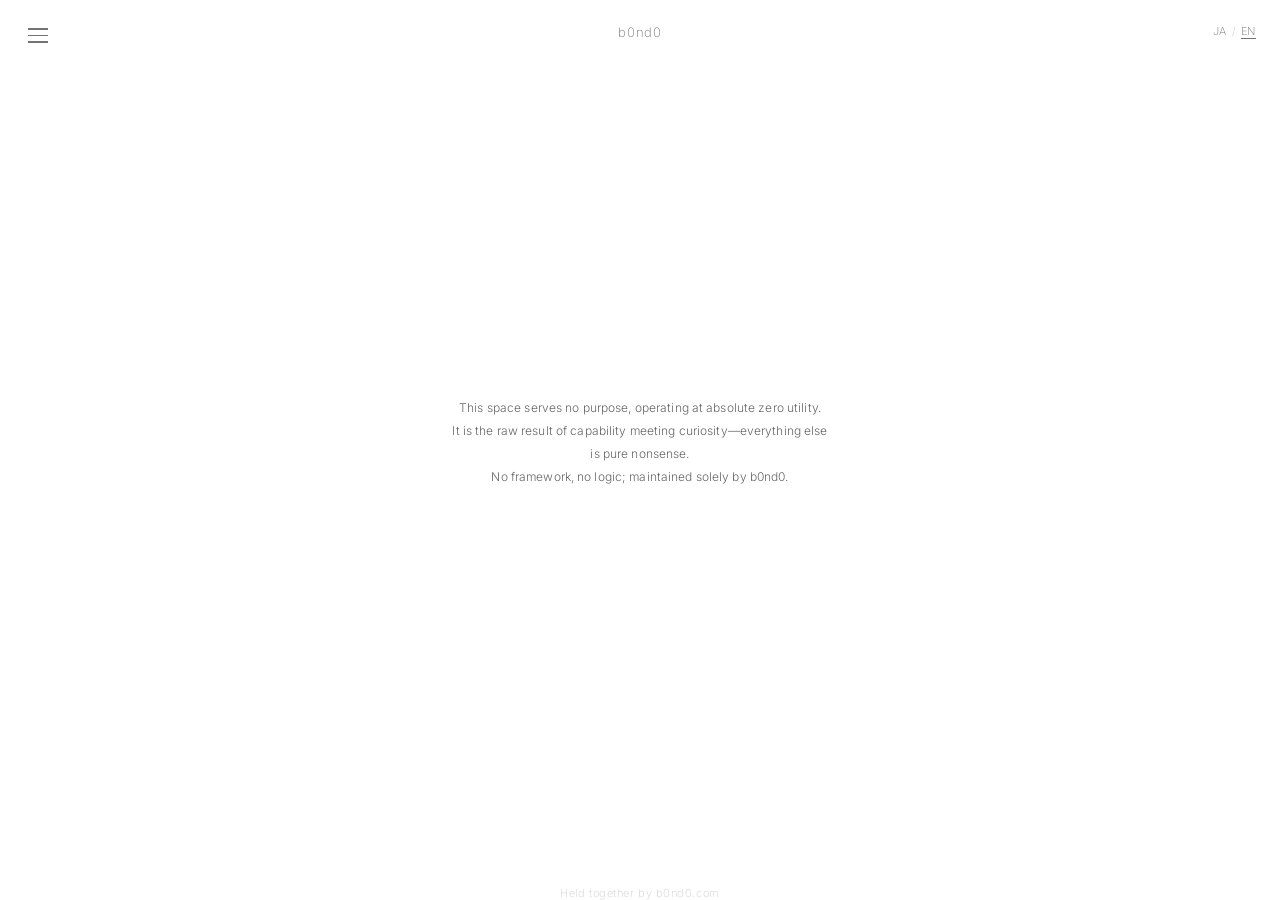
<file: about.html>
<!DOCTYPE html>
<html lang="en">
<head>
  <meta charset="UTF-8" />
  <meta name="viewport" content="width=device-width, initial-scale=1.0" />
  <title>About — b0nd0</title>
  <link rel="preconnect" href="https://fonts.googleapis.com">
  <link href="https://fonts.googleapis.com/css2?family=Inter:wght@200;300;400&display=swap" rel="stylesheet">
  <link rel="icon" type="image/svg+xml" href="/favicon.svg">
  <link rel="apple-touch-icon" href="/apple-touch-icon.png">
  <link rel="stylesheet" href="style.css">
</head>
<body>
  <main>

    <div class="about-text en">
      <p>This space serves no purpose, operating at absolute zero utility.</p>
      <p>It is the raw result of capability meeting curiosity—everything else is pure nonsense.</p>
      <p>No framework, no logic; maintained solely by b0nd0.</p>
    </div>

    <div class="about-qa ja">
      <div class="qa-item">
        <p class="q">Q. これは役に立ちますか？</p>
        <p class="a">A. いいえ、実用性は0%です</p>
      </div>
      <div class="qa-item">
        <p class="q">Q. なぜ作ったのですか？</p>
        <p class="a">A. 作れる技術があり、そこに楽しい無意味があったからです</p>
      </div>
      <div class="qa-item">
        <p class="q">Q. どうやって形を保っているのですか？</p>
        <p class="a">A. ボンドでくっつけています</p>
      </div>
    </div>

  </main>
  <script src="footer.js"></script>
  <b0nd0-footer></b0nd0-footer>
  <script src="nav.js"></script>
</body>
</html>
</file>
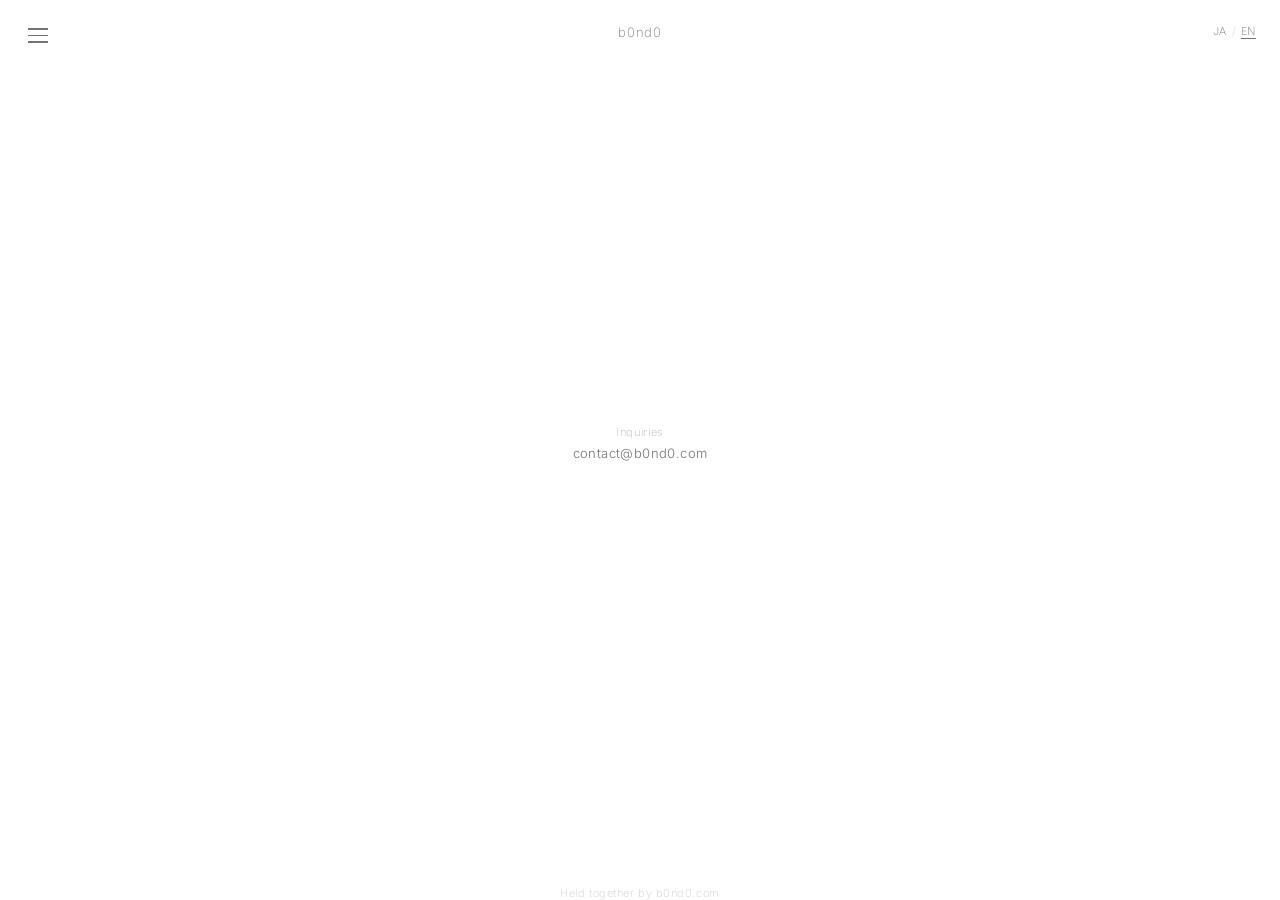
<file: contact.html>
<!DOCTYPE html>
<html lang="en">
<head>
  <meta charset="UTF-8" />
  <meta name="viewport" content="width=device-width, initial-scale=1.0" />
  <title>Contact — b0nd0</title>
  <link rel="preconnect" href="https://fonts.googleapis.com">
  <link href="https://fonts.googleapis.com/css2?family=Inter:wght@200;300;400&display=swap" rel="stylesheet">
  <link rel="icon" type="image/svg+xml" href="/favicon.svg">
  <link rel="apple-touch-icon" href="/apple-touch-icon.png">
  <link rel="stylesheet" href="style.css">
</head>
<body>
  <main>
    <div class="contact-block en">
      <p class="contact-label">Inquiries</p>
      <a class="contact-email" href="mailto:contact@b0nd0.com">contact@b0nd0.com</a>
    </div>
    <div class="contact-block ja">
      <p class="contact-label">お問い合わせ</p>
      <a class="contact-email" href="mailto:contact@b0nd0.com">contact@b0nd0.com</a>
    </div>
  </main>
  <script src="footer.js"></script>
  <b0nd0-footer></b0nd0-footer>
  <script src="nav.js"></script>
</body>
</html>
</file>
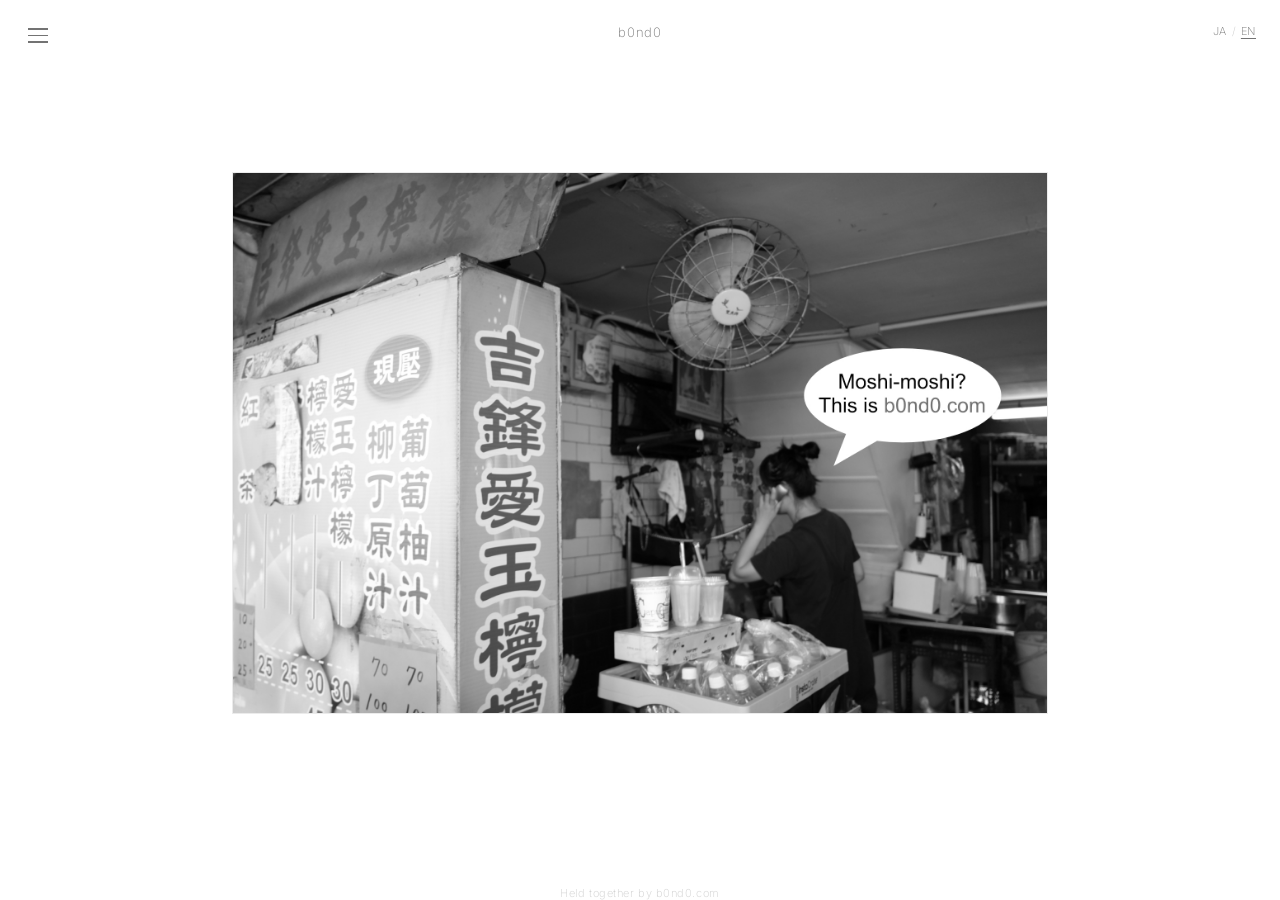
<file: photos.html>
<!DOCTYPE html>
<html lang="en">
<head>
  <meta charset="UTF-8" />
  <meta name="viewport" content="width=device-width, initial-scale=1.0" />
  <title>Photos — b0nd0</title>
  <link rel="preconnect" href="https://fonts.googleapis.com">
  <link href="https://fonts.googleapis.com/css2?family=Inter:wght@200;300;400&display=swap" rel="stylesheet">
  <link rel="icon" type="image/svg+xml" href="/favicon.svg">
  <link rel="apple-touch-icon" href="/apple-touch-icon.png">
  <link rel="stylesheet" href="style.css">
</head>
<body>
  <main>
    <div class="photo-list">
      <div class="photo-card">
        <img src="photo-01.jpg" alt="" class="photo-img">
      </div>
    </div>
  </main>
  <script src="footer.js"></script>
  <b0nd0-footer></b0nd0-footer>
  <script src="nav.js"></script>
</body>
</html>
</file>
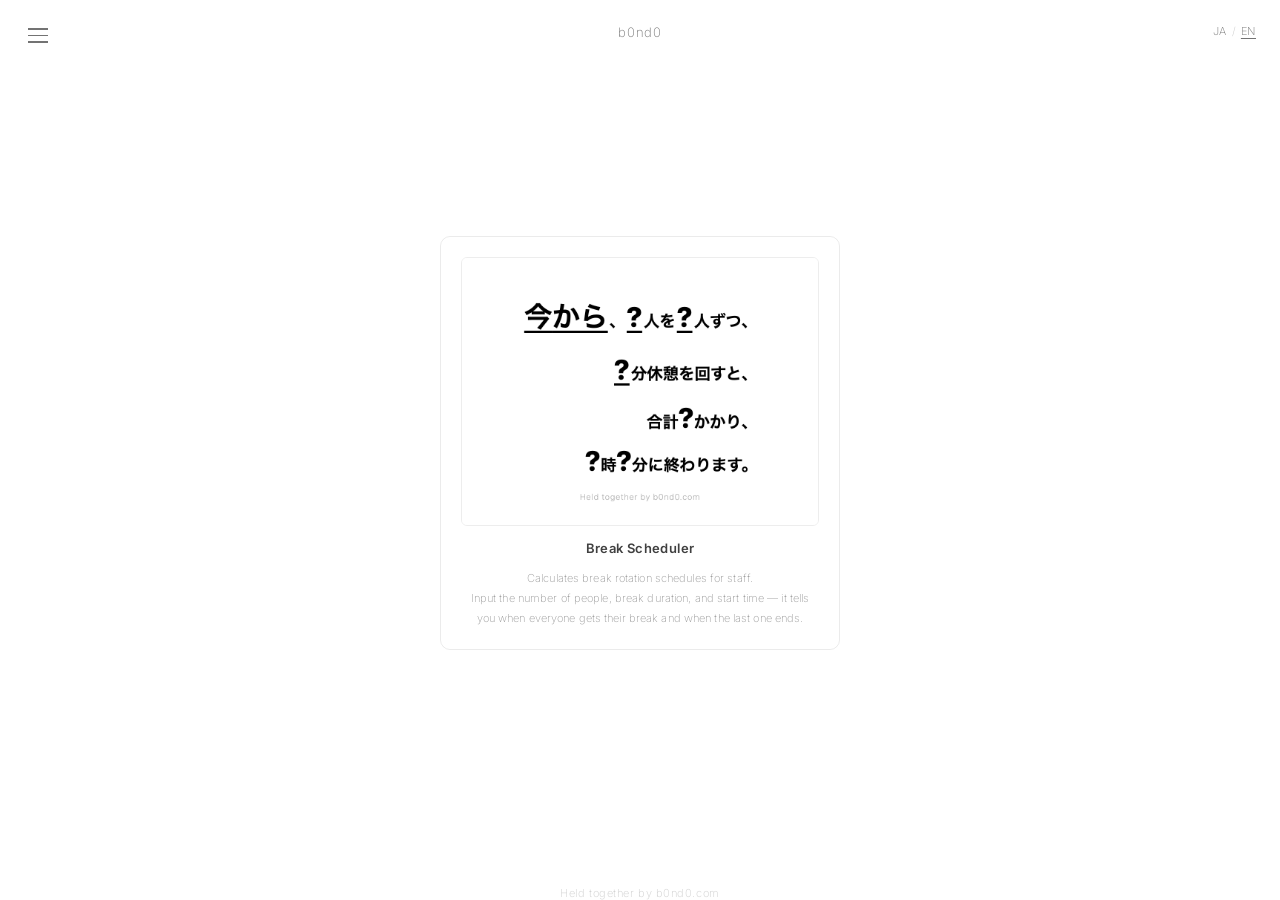
<file: playground.html>
<!DOCTYPE html>
<html lang="en">
<head>
  <meta charset="UTF-8" />
  <meta name="viewport" content="width=device-width, initial-scale=1.0" />
  <title>Playground — b0nd0</title>
  <link rel="preconnect" href="https://fonts.googleapis.com">
  <link href="https://fonts.googleapis.com/css2?family=Inter:wght@200;300;400&display=swap" rel="stylesheet">
  <link rel="icon" type="image/svg+xml" href="/favicon.svg">
  <link rel="apple-touch-icon" href="/apple-touch-icon.png">
  <link rel="stylesheet" href="style.css">
</head>
<body>
  <main>
    <div class="project-list">
      <a class="project-card" href="https://break.b0nd0.com" target="_blank" rel="noopener">
        <div class="project-img-box">
          <img src="break-preview.png" alt="Break Scheduler" class="project-img">
        </div>
        <p class="project-title en">Break Scheduler</p>
        <p class="project-title ja">休憩まわし計算機</p>
        <p class="project-desc en">Calculates break rotation schedules for staff.<br>Input the number of people, break duration, and start time — it tells you when everyone gets their break and when the last one ends.</p>
        <p class="project-desc ja">スタッフの休憩ローテーションを自動計算。<br>人数・休憩時間・開始時刻を入力すると、<br>全員の休憩順と終了時刻が一目でわかる</p>
      </a>
    </div>
  </main>
  <script src="footer.js"></script>
  <b0nd0-footer></b0nd0-footer>
  <script src="nav.js"></script>
</body>
</html>
</file>
<file: style.css>
* { margin: 0; padding: 0; box-sizing: border-box; }

body {
  font-family: 'Inter', -apple-system, sans-serif;
  font-weight: 300;
  background: #fff;
  color: rgba(0, 0, 0, 0.55);
  -webkit-font-smoothing: antialiased;
  display: flex;
  flex-direction: column;
  min-height: 100dvh;
}

/* Language toggle */
.lang-toggle {
  position: fixed;
  top: 1.5rem;
  right: 1.5rem;
  z-index: 200;
  display: flex;
  align-items: center;
  gap: 0.3rem;
  font-size: 11px;
  font-weight: 200;
  letter-spacing: 0.05em;
  color: rgba(0, 0, 0, 0.55);
}
.lang-toggle span { opacity: 0.4; }
.lang-toggle button {
  background: none;
  border: none;
  cursor: pointer;
  font: inherit;
  color: inherit;
  padding: 0;
  letter-spacing: inherit;
  transition: opacity 0.15s;
}
.lang-toggle button.active {
  text-decoration: underline;
  text-underline-offset: 3px;
}
.lang-toggle button:not(.active):hover { opacity: 0.35; }

/* Language visibility */
[data-lang="en"] .ja { display: none; }
[data-lang="ja"] .en { display: none; }

/* Site header */
.site-header {
  position: fixed;
  top: 1.5rem;
  left: 50%;
  transform: translateX(-50%);
  z-index: 89;
  display: flex;
  flex-direction: column;
  align-items: center;
  gap: 0.15rem;
}
.site-title {
  font-size: 13px;
  font-weight: 200;
  letter-spacing: 0.05em;
  color: rgba(0, 0, 0, 0.55);
  text-decoration: none;
  white-space: nowrap;
  transition: opacity 0.15s;
}
.site-title:hover { opacity: 0.3; }
.page-name {
  font-size: 10px;
  font-weight: 200;
  letter-spacing: 0.06em;
  color: rgba(0, 0, 0, 0.3);
  white-space: nowrap;
}

/* Hamburger */
.menu-btn {
  position: fixed;
  top: 1.5rem;
  left: 1.5rem;
  z-index: 100;
  background: none;
  border: none;
  cursor: pointer;
  padding: 4px;
  display: flex;
  flex-direction: column;
  gap: 5px;
}
.menu-btn span {
  display: block;
  width: 20px;
  height: 1.5px;
  background: rgba(0, 0, 0, 0.55);
  transition: transform 0.25s, opacity 0.25s;
}
.menu-btn:hover span { opacity: 0.35; }
.menu-btn.open span:nth-child(1) { transform: translateY(6.5px) rotate(45deg); }
.menu-btn.open span:nth-child(2) { opacity: 0; }
.menu-btn.open span:nth-child(3) { transform: translateY(-6.5px) rotate(-45deg); }

/* Side panel */
.side-panel {
  position: fixed;
  top: 0;
  left: 0;
  height: 100%;
  width: 240px;
  background: #fff;
  z-index: 90;
  transform: translateX(-100%);
  transition: transform 0.28s cubic-bezier(0.4, 0, 0.2, 1);
  padding: 5rem 2rem 2rem;
  border-right: 1px solid rgba(0, 0, 0, 0.06);
}
.side-panel.open { transform: translateX(0); }

.side-panel nav {
  display: flex;
  flex-direction: column;
}
.side-panel nav a {
  font-size: 13px;
  font-weight: 300;
  color: rgba(0, 0, 0, 0.5);
  text-decoration: none;
  padding: 0.5rem 0;
  letter-spacing: 0.03em;
  transition: opacity 0.15s;
}
.side-panel nav a:hover { opacity: 0.3; }
.side-panel nav a.active { opacity: 0.9; }

/* Overlay */
.overlay {
  position: fixed;
  inset: 0;
  z-index: 80;
  display: none;
}
.overlay.open { display: block; }

/* Main */
main {
  opacity: 0;
  flex: 1;
  display: flex;
  flex-direction: column;
  align-items: center;
  justify-content: center;
  padding: 2rem;
}

.tagline {
  font-size: 13px;
  font-weight: 300;
  letter-spacing: 0.02em;
  color: rgba(0, 0, 0, 0.55);
  line-height: 1.8;
  text-align: center;
}

.page-label {
  font-size: 11px;
  font-weight: 200;
  letter-spacing: 0.1em;
  color: rgba(0, 0, 0, 0.28);
  text-transform: uppercase;
}

/* Contact */
.contact-block {
  display: flex;
  flex-direction: column;
  align-items: center;
  gap: 0.4rem;
}
.contact-label {
  font-size: 11px;
  font-weight: 200;
  letter-spacing: 0.06em;
  color: rgba(0, 0, 0, 0.3);
}
.contact-email {
  font-size: 13px;
  font-weight: 300;
  letter-spacing: 0.03em;
  color: rgba(0, 0, 0, 0.55);
  text-decoration: none;
  transition: opacity 0.15s;
}
.contact-email:hover { opacity: 0.35; }

/* About — EN */
.about-text {
  max-width: 380px;
  text-align: center;
}
.about-text p {
  font-size: 12px;
  font-weight: 300;
  color: rgba(0, 0, 0, 0.6);
  line-height: 1.9;
  letter-spacing: 0.01em;
}

/* About — JA */
.about-qa {
  max-width: 420px;
  width: 100%;
}
.qa-item {
  padding: 1rem 0;
  border-bottom: 1px solid rgba(0, 0, 0, 0.06);
}
.qa-item:first-child { border-top: 1px solid rgba(0, 0, 0, 0.06); }
.qa-item .q {
  font-size: 12px;
  font-weight: 300;
  color: rgba(0, 0, 0, 0.4);
  margin-bottom: 0.4rem;
  letter-spacing: 0.01em;
}
.qa-item .a {
  font-size: 12px;
  font-weight: 300;
  color: rgba(0, 0, 0, 0.75);
  letter-spacing: 0.01em;
  line-height: 1.7;
}

/* Photos */
.photo-list {
  width: 100%;
  max-width: 816px;
  display: flex;
  flex-direction: column;
  gap: 1rem;
}
.photo-card {
  border: 1px solid rgba(0, 0, 0, 0.08);
  overflow: hidden;
}
.photo-img {
  width: 100%;
  display: block;
}

/* Playground */
.project-list {
  width: 100%;
  max-width: 400px;
  display: flex;
  flex-direction: column;
  gap: 1rem;
}
.project-card {
  display: flex;
  flex-direction: column;
  align-items: center;
  gap: 0.85rem;
  padding: 1.25rem;
  border: 1px solid rgba(0, 0, 0, 0.08);
  border-radius: 10px;
  text-decoration: none;
  transition: opacity 0.15s;
}
.project-card:hover { opacity: 0.6; }
.project-img-box {
  width: 100%;
  border: 1px solid rgba(0, 0, 0, 0.07);
  border-radius: 6px;
  overflow: hidden;
}
.project-img {
  width: 100%;
  display: block;
}
.project-title {
  font-size: 13px;
  font-weight: 600;
  letter-spacing: 0.03em;
  color: rgba(0, 0, 0, 0.75);
}
.project-desc {
  font-size: 11px;
  font-weight: 200;
  color: rgba(0, 0, 0, 0.4);
  line-height: 1.8;
  letter-spacing: 0.01em;
  text-align: center;
}
</file>
